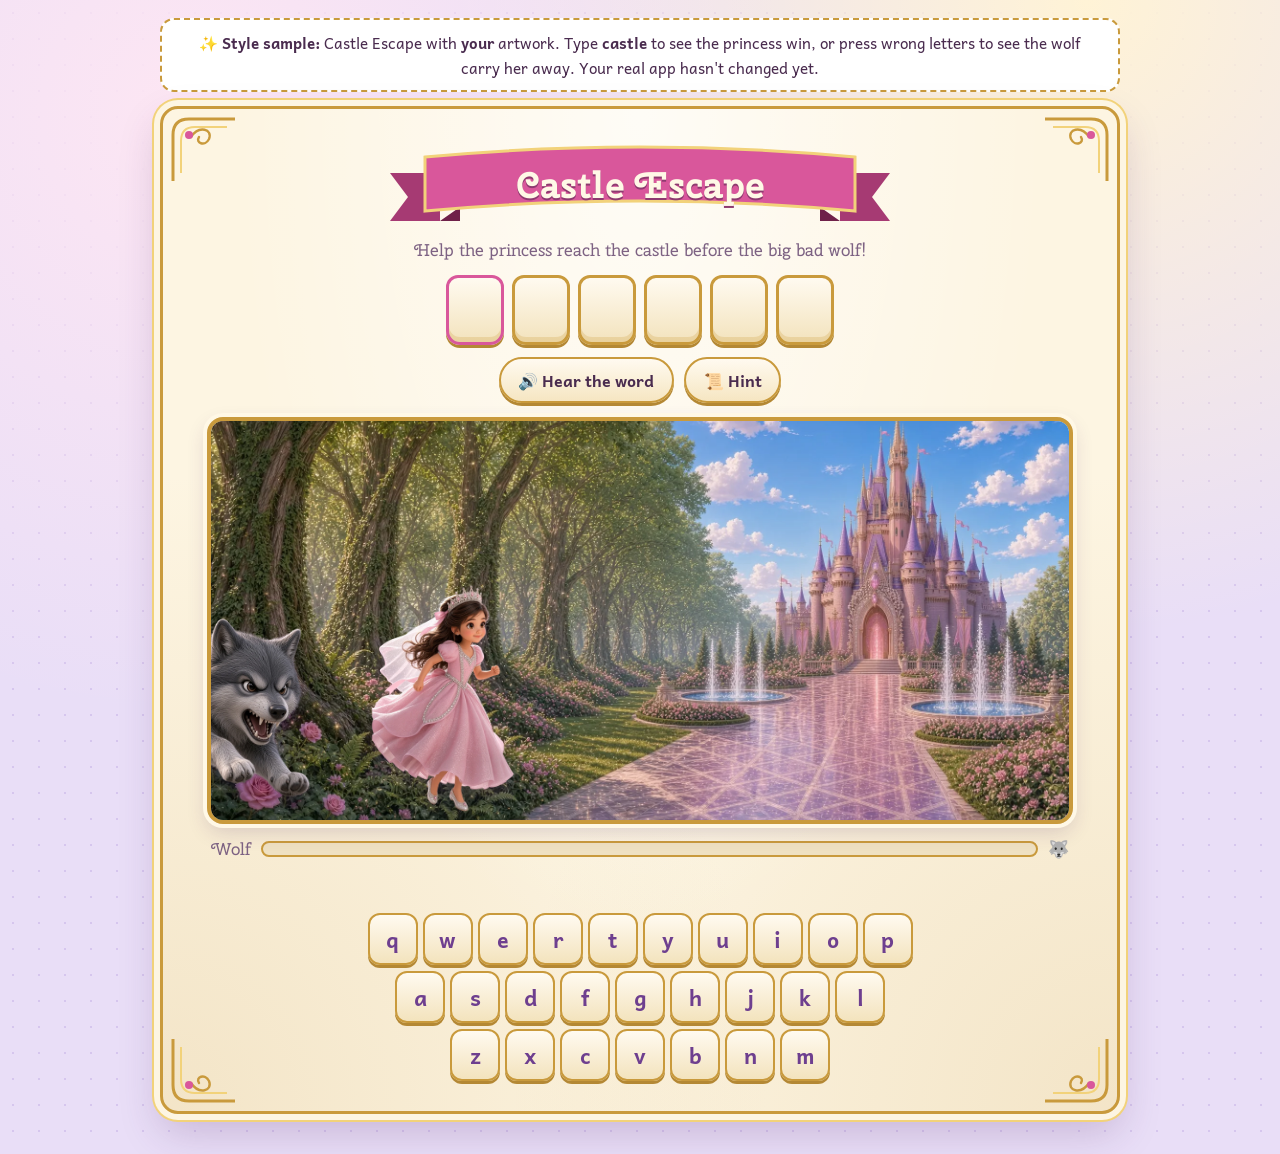
<file: samples/castle-escape-sample.html>
<!DOCTYPE html>
<!--
  SAMPLE ONLY — Castle Escape using Kathryn's own artwork (img/characters, img/backgrounds).
  Shows the storybook page style, the chase, the win (princess reaches the castle),
  and the lose ending (the wolf carries the princess away, fade to black, "Try again!").
  Not linked from the app yet.
-->
<html lang="en">
<head>
<meta charset="UTF-8">
<meta name="viewport" content="width=device-width, initial-scale=1">
<title>Castle Escape — Storybook Sample</title>
<link rel="preconnect" href="https://fonts.googleapis.com">
<link rel="preconnect" href="https://fonts.gstatic.com" crossorigin>
<!-- Cherry Swash: fairytale headings. Andika: a font designed for beginning readers. -->
<link rel="stylesheet" href="https://fonts.googleapis.com/css2?family=Andika:wght@400;700&family=Cherry+Swash:wght@400;700&display=swap">
<style>
  :root {
    --ink: #4a2c4f;
    --ink-soft: #7d6283;
    --parchment: #fdf5e2;
    --parchment-dark: #f3e3bd;
    --gold: #c99a3c;
    --gold-light: #f2d27a;
    --rose: #d9579b;
    --plum: #6e3f8f;
    --good: #2f9a5e;
    --bad: #c8414e;
  }
  * { box-sizing: border-box; }
  body {
    margin: 0; min-height: 100vh; color: var(--ink);
    font-family: 'Andika', 'Trebuchet MS', system-ui, sans-serif; font-size: 17px;
    background-color: #e9def7;
    background-image:
      radial-gradient(circle at 15% 10%, #fde6f3 0, transparent 40%),
      radial-gradient(circle at 85% 0%, #fff3d6 0, transparent 40%),
      radial-gradient(#d6c6ee 1.3px, transparent 1.4px);
    background-size: auto, auto, 26px 26px;
    padding: 18px 16px 40px;
  }
  .note {
    max-width: 960px; margin: 0 auto 14px; padding: 10px 16px; border-radius: 14px;
    background: #fff; border: 2px dashed var(--gold); font-size: .95rem; text-align: center;
  }

  /* ---------- Storybook page ---------- */
  .page {
    position: relative; max-width: 960px; margin: 0 auto; padding: 34px clamp(16px, 4vw, 44px) 30px;
    background:
      radial-gradient(ellipse at 50% 0%, rgba(255,255,255,.7), transparent 60%),
      radial-gradient(ellipse at 0% 100%, rgba(214,180,120,.25), transparent 45%),
      radial-gradient(ellipse at 100% 100%, rgba(214,180,120,.25), transparent 45%),
      var(--parchment);
    border-radius: 18px; border: 3px solid var(--gold);
    box-shadow: 0 0 0 6px var(--parchment), 0 0 0 8px var(--gold-light), 0 18px 40px rgba(80, 40, 100, .22);
  }
  .corner { position: absolute; width: 70px; height: 70px; pointer-events: none; }
  .corner.tl { top: 6px; left: 6px; }
  .corner.tr { top: 6px; right: 6px; transform: scaleX(-1); }
  .corner.bl { bottom: 6px; left: 6px; transform: scaleY(-1); }
  .corner.br { bottom: 6px; right: 6px; transform: scale(-1, -1); }

  .banner { position: relative; text-align: center; margin: 0 auto 6px; max-width: 520px; }
  .banner svg { width: 100%; height: auto; display: block; }
  .banner h1 {
    position: absolute; inset: 0; display: flex; align-items: center; justify-content: center; margin: 0 0 8px;
    font-family: 'Cherry Swash', Georgia, serif; font-weight: 700; color: #fff8e6;
    font-size: clamp(1.4rem, 4.6vw, 2.3rem); text-shadow: 0 2px 0 #8e3a6f;
  }
  .subtitle { text-align: center; font-family: 'Cherry Swash', Georgia, serif; color: var(--ink-soft); margin: 0 0 14px; font-size: 1.05rem; }

  /* Word tiles */
  .slots { display: flex; justify-content: center; flex-wrap: wrap; gap: 8px; margin: 6px 0 12px; }
  .slot {
    width: clamp(38px, 8vw, 58px); height: clamp(48px, 10vw, 70px);
    display: flex; align-items: center; justify-content: center;
    font: 700 clamp(1.5rem, 5vw, 2.4rem) 'Andika', sans-serif; color: var(--plum);
    background: linear-gradient(#fffaf0, var(--parchment-dark));
    border: 3px solid var(--gold); border-radius: 12px 12px 14px 14px;
    box-shadow: inset 0 -5px 0 rgba(201,154,60,.25), 0 3px 0 #b48834;
  }
  .slot.current { border-color: var(--rose); animation: glow 1.3s ease-in-out infinite; }
  .slot.done { color: var(--good); }
  .slot.missed { color: var(--bad); }
  .slot.oops { animation: shake .35s; background: #ffe4e4; }

  .tools { display: flex; justify-content: center; gap: 10px; flex-wrap: wrap; margin-bottom: 14px; }
  .btn {
    font: 700 1rem 'Andika', sans-serif; color: var(--ink); cursor: pointer;
    padding: .5em 1.1em; min-height: 46px; border-radius: 999px;
    background: linear-gradient(#fffaf0, #f6e6c2); border: 2px solid var(--gold);
    box-shadow: 0 3px 0 #b48834;
  }
  .btn:active { transform: translateY(2px); box-shadow: 0 1px 0 #b48834; }
  .btn.primary { background: linear-gradient(#ee7fb8, #c94b8c); color: #fff; border-color: #a63a73; box-shadow: 0 3px 0 #86295b; }

  /* ---------- The scene: Kathryn's castle painting + character cut-outs ---------- */
  .scene-frame {
    position: relative; overflow: hidden; border-radius: 16px; border: 4px solid var(--gold);
    box-shadow: 0 0 0 4px #fff8e6, 0 8px 20px rgba(80, 40, 100, .18);
    aspect-ratio: 1000 / 470;
    container-type: inline-size;   /* lets characters size themselves to the scene */
  }
  .scene-frame.shake { animation: shake .4s; }
  /* Forest on the left, a jeweled path leading to the castle door on the right. */
  .backdrop {
    position: absolute; inset: 0;
    background: url('../img/backgrounds/castle-meadow.webp') center 75% / cover no-repeat;
  }
  .sprite {
    position: absolute; bottom: 0; left: 0;
    pointer-events: none; user-select: none;
    transition: left .55s cubic-bezier(.3, 1.2, .6, 1), bottom .55s ease, transform .55s ease, width .55s ease;
    transform-origin: 50% 100%;
  }
  .sprite img { display: block; width: 100%; height: auto; filter: drop-shadow(0 10px 8px rgba(60, 30, 80, .28)); }
  .princess { width: 27cqw; z-index: 3; }
  .princess .bounce { animation: run .42s ease-in-out infinite; }
  .wolf { width: 25cqw; z-index: 4; transition: left .8s ease, bottom .8s ease, transform .55s ease, width .8s ease; }
  .wolf .bounce { animation: gallop .36s ease-in-out infinite; }

  /* Winning: the princess stands at the castle door */
  .scene-frame.won .princess .bounce { animation: hooray .7s ease-in-out infinite; }

  /* Losing: the wolf grabs the princess and runs away with her */
  .scene-frame.grabbed .princess { transform: rotate(-14deg); }
  .scene-frame.grabbed .princess .bounce,
  .scene-frame.grabbed .wolf .bounce { animation-duration: .26s; }
  .scene-frame.carry .princess, .scene-frame.carry .wolf { transition: left 1.6s ease-in, bottom 1.6s ease-in, transform .55s ease, width 1.6s ease-in; }

  .sparkles { position: absolute; inset: 0; pointer-events: none; z-index: 5; opacity: 0; transition: opacity .5s; }
  .scene-frame.won .sparkles { opacity: 1; }
  .sparkles span { position: absolute; font-size: 4cqw; animation: twinkle 1.6s ease-in-out infinite; }

  .curtain {
    position: absolute; inset: 0; z-index: 10; display: flex; flex-direction: column; align-items: center; justify-content: center; gap: 1.2cqw;
    background: #000; color: #fff; text-align: center; opacity: 0; pointer-events: none; transition: opacity 1s ease;
  }
  .curtain.show { opacity: 1; pointer-events: auto; }
  .curtain h2 {
    margin: 0; font: 700 clamp(2.4rem, 9cqw, 5.5rem) 'Cherry Swash', Georgia, serif; color: var(--gold-light);
    text-shadow: 0 0 24px rgba(242, 210, 122, .45);
  }
  .curtain p { margin: 0; font-size: clamp(1rem, 2.4cqw, 1.4rem); color: #f4e9ff; }
  .curtain b { color: #fff; letter-spacing: .06em; }

  .meter-row { display: flex; align-items: center; gap: 10px; margin: 14px 4px 4px; font-family: 'Cherry Swash', serif; color: var(--ink-soft); }
  .meter { flex: 1; height: 16px; border-radius: 10px; background: #efe1c2; border: 2px solid var(--gold); overflow: hidden; }
  .meter i { display: block; height: 100%; width: 0; background: linear-gradient(90deg, #f2d27a, #e46a8f); transition: width .4s; }
  .msg { text-align: center; min-height: 2em; margin: 8px 0; font-size: 1.15rem; }
  .msg b { font-family: 'Cherry Swash', serif; font-weight: 700; color: var(--plum); }

  /* Keyboard */
  .kb { display: flex; flex-direction: column; gap: 6px; align-items: center; margin-top: 8px; user-select: none; }
  .kb-row { display: flex; gap: 5px; justify-content: center; width: 100%; }
  .key {
    flex: 0 1 50px; min-width: 0; height: 52px; cursor: pointer;
    font: 700 1.35rem 'Andika', sans-serif; color: var(--plum);
    background: linear-gradient(#fffaf0, var(--parchment-dark));
    border: 2px solid var(--gold); border-radius: 12px; box-shadow: 0 3px 0 #b48834;
  }
  .key:active { transform: translateY(2px); box-shadow: none; }
  .key.good { background: #dff5e6; border-color: var(--good); }
  .key.bad { background: #ffe1e4; border-color: var(--bad); }

  @keyframes run { 0%, 100% { transform: translateY(0) rotate(-1deg); } 50% { transform: translateY(-4%) rotate(1.5deg); } }
  @keyframes gallop { 0%, 100% { transform: translateY(0) rotate(2deg); } 50% { transform: translateY(-6%) rotate(-3deg); } }
  @keyframes hooray { 0%, 100% { transform: translateY(0); } 50% { transform: translateY(-5%); } }
  @keyframes twinkle { 0%, 100% { transform: scale(.4); opacity: .2; } 50% { transform: scale(1.1); opacity: 1; } }
  @keyframes glow { 50% { box-shadow: 0 0 0 5px rgba(217, 87, 155, .25), 0 3px 0 #b48834; } }
  @keyframes shake { 20% { translate: -7px; } 40% { translate: 7px; } 60% { translate: -4px; } 80% { translate: 4px; } }
  @media (prefers-reduced-motion: reduce) { *, *::before, *::after { animation: none !important; } }
  @media (max-width: 600px) {
    .kb-row { gap: 3px; }
    .key { height: 46px; font-size: 1.1rem; border-radius: 9px; }
    .corner { width: 46px; height: 46px; }
  }
</style>
</head>
<body>

<p class="note">✨ <b>Style sample:</b> Castle Escape with <b>your</b> artwork. Type <b>castle</b> to see the princess win,
  or press wrong letters to see the wolf carry her away. Your real app hasn't changed yet.</p>

<main class="page">
  <svg class="corner tl" viewBox="0 0 70 70" aria-hidden="true"><path d="M4 66 V20 Q4 4 20 4 H66" fill="none" stroke="#c99a3c" stroke-width="3"/><path d="M12 58 V26 Q12 12 26 12 H58" fill="none" stroke="#f2d27a" stroke-width="2"/><path d="M22 22 C 30 10 44 14 40 24 C 36 32 26 28 30 22" fill="none" stroke="#c99a3c" stroke-width="2.4" stroke-linecap="round"/><circle cx="20" cy="20" r="4" fill="#d9579b"/></svg>
  <svg class="corner tr" viewBox="0 0 70 70" aria-hidden="true"><path d="M4 66 V20 Q4 4 20 4 H66" fill="none" stroke="#c99a3c" stroke-width="3"/><path d="M12 58 V26 Q12 12 26 12 H58" fill="none" stroke="#f2d27a" stroke-width="2"/><path d="M22 22 C 30 10 44 14 40 24 C 36 32 26 28 30 22" fill="none" stroke="#c99a3c" stroke-width="2.4" stroke-linecap="round"/><circle cx="20" cy="20" r="4" fill="#d9579b"/></svg>
  <svg class="corner bl" viewBox="0 0 70 70" aria-hidden="true"><path d="M4 66 V20 Q4 4 20 4 H66" fill="none" stroke="#c99a3c" stroke-width="3"/><path d="M12 58 V26 Q12 12 26 12 H58" fill="none" stroke="#f2d27a" stroke-width="2"/><path d="M22 22 C 30 10 44 14 40 24 C 36 32 26 28 30 22" fill="none" stroke="#c99a3c" stroke-width="2.4" stroke-linecap="round"/><circle cx="20" cy="20" r="4" fill="#d9579b"/></svg>
  <svg class="corner br" viewBox="0 0 70 70" aria-hidden="true"><path d="M4 66 V20 Q4 4 20 4 H66" fill="none" stroke="#c99a3c" stroke-width="3"/><path d="M12 58 V26 Q12 12 26 12 H58" fill="none" stroke="#f2d27a" stroke-width="2"/><path d="M22 22 C 30 10 44 14 40 24 C 36 32 26 28 30 22" fill="none" stroke="#c99a3c" stroke-width="2.4" stroke-linecap="round"/><circle cx="20" cy="20" r="4" fill="#d9579b"/></svg>

  <div class="banner">
    <svg viewBox="0 0 520 90" aria-hidden="true">
      <path d="M10 30 L60 30 L60 78 L10 78 L28 54 Z" fill="#a63a73"/>
      <path d="M510 30 L460 30 L460 78 L510 78 L492 54 Z" fill="#a63a73"/>
      <path d="M60 78 L80 64 L80 78 Z M460 78 L440 64 L440 78 Z" fill="#6f2149"/>
      <path d="M45 14 Q260 -6 475 14 L475 68 Q260 48 45 68 Z" fill="#d9579b" stroke="#f2d27a" stroke-width="3"/>
    </svg>
    <h1>Castle Escape</h1>
  </div>
  <p class="subtitle">Help the princess reach the castle before the big bad wolf!</p>

  <div class="slots" aria-live="polite"></div>
  <div class="tools">
    <button type="button" class="btn" data-do="hear">🔊 Hear the word</button>
    <button type="button" class="btn" data-do="hint">📜 Hint</button>
  </div>

  <div class="scene-frame" role="img" aria-label="A princess runs toward a pink castle while a wolf chases her">
    <div class="backdrop"></div>
    <div class="sprite wolf"><div class="bounce"><img src="../img/characters/wolf-run.webp" alt=""></div></div>
    <div class="sprite princess"><div class="bounce"><img src="../img/characters/princess-run.webp" alt=""></div></div>
    <div class="sparkles" aria-hidden="true">
      <span style="left:68%;top:30%">✨</span><span style="left:83%;top:36%;animation-delay:.4s">✨</span>
      <span style="left:74%;top:16%;animation-delay:.8s">⭐</span><span style="left:86%;top:20%;animation-delay:1.1s">✨</span>
    </div>
    <div class="curtain" aria-live="assertive">
      <h2>Try again!</h2>
      <p>The big bad wolf carried the princess away.</p>
      <p>The word was <b class="answer"></b></p>
      <button type="button" class="btn primary" data-do="retry">↺ Try this word again</button>
    </div>
  </div>

  <div class="meter-row"><span>Wolf</span><div class="meter"><i></i></div><span>🐺</span></div>
  <div class="msg" aria-live="polite"></div>
  <div class="kb"></div>
</main>

<script>
/* Tiny demo of the game so the style can be judged in motion. Positions are % of the scene width. */
const WORDS = [
  { word: 'castle', hint: 'A big stone home where a king or queen lives.' },
  { word: 'magic', hint: 'Special power that makes impossible things happen.' },
  { word: 'dragon', hint: 'A make-believe creature with wings that breathes fire.' },
];
const IMG = {
  run: '../img/characters/princess-run.webp',
  stand: '../img/characters/princess-wave.webp',
};
/* The jeweled path runs from the bottom-left toward the castle door (upper right).
   pathAt(p) gives a spot on it: p = 0 near the forest, p = 1 at the castle steps.
   Characters shrink a little as they go, so they look farther away. */
function pathAt(p, baseWidth) {
  const width = baseWidth * (1 - 0.42 * Math.max(p, 0));
  return { left: 14 + 50 * p, bottom: Math.max(1 + 30 * p, 1), width };
}
function put(el, p, baseWidth) {
  const s = pathAt(p, baseWidth);
  el.style.left = s.left + '%';
  el.style.bottom = s.bottom + '%';
  el.style.width = s.width + 'cqw';
  return s;
}
const PRINCESS_W = 27, WOLF_W = 25;
const $ = s => document.querySelector(s);
const frame = $('.scene-frame'), princess = $('.princess'), wolf = $('.wolf');
let idx = 0, st, timers = [];

const kb = $('.kb');
kb.innerHTML = ['qwertyuiop', 'asdfghjkl', 'zxcvbnm'].map(r =>
  `<div class="kb-row">${[...r].map(k => `<button type="button" class="key" data-key="${k}">${k}</button>`).join('')}</div>`).join('');
kb.addEventListener('mousedown', e => e.preventDefault());
kb.addEventListener('click', e => { const b = e.target.closest('.key'); if (b) press(b.dataset.key); });
document.addEventListener('keydown', e => {
  if (e.key === 'Enter' && st.mode === 'won') return start(idx + 1);
  if (e.key === 'Enter' && st.mode === 'lost') return start(idx);
  if (/^[a-z]$/i.test(e.key)) press(e.key.toLowerCase());
});

function speak(t) {
  if (!('speechSynthesis' in window)) return;
  speechSynthesis.cancel();
  const u = new SpeechSynthesisUtterance(t); u.rate = .85; speechSynthesis.speak(u);
}
const later = (fn, ms) => timers.push(setTimeout(fn, ms));

function start(i) {
  timers.forEach(clearTimeout); timers = [];
  idx = i % WORDS.length;
  st = { w: WORDS[idx], pos: 0, danger: 0, max: 5, mode: 'play' };
  frame.className = 'scene-frame';
  $('.curtain').classList.remove('show');
  princess.querySelector('img').src = IMG.run;
  princess.style.width = '';
  $('.msg').innerHTML = '';
  draw();
  later(() => speak(st.w.word), 300);
}

function place(el, left, bottom) {
  el.style.left = left + '%';
  el.style.bottom = bottom + '%';
}

function draw(reveal) {
  const w = st.w.word;
  $('.slots').innerHTML = [...w].map((c, i) => {
    const cls = i < st.pos ? 'done' : reveal ? 'missed' : i === st.pos ? 'current' : '';
    return `<span class="slot ${cls}">${i < st.pos || reveal ? c : ''}</span>`;
  }).join('');
  const frac = Math.min(st.danger / st.max, 1);
  $('.meter i').style.width = frac * 100 + '%';
  if (st.mode !== 'play') return;
  // The princess travels up to 80% of the path while spelling; the last stretch is the win.
  st.p = 0.8 * st.pos / w.length;
  put(princess, st.p, PRINCESS_W);
  // The wolf trails behind on the same path; each mistake closes the gap.
  put(wolf, st.p - 0.12 - 0.42 * (1 - frac), WOLF_W);
}

function press(k) {
  if (!st || st.mode !== 'play') return;
  const key = kb.querySelector(`[data-key="${k}"]`);
  if (k === st.w.word[st.pos]) {
    st.pos++;
    flash(key, 'good');
    if (st.pos === st.w.word.length) return win();
  } else {
    st.danger++;
    flash(key, 'bad');
    const cur = $('.slot.current'); if (cur) cur.classList.add('oops');
    frame.classList.remove('shake'); void frame.offsetWidth; frame.classList.add('shake');
    if (st.danger >= st.max) return lose();
  }
  draw();
}

function win() {
  st.mode = 'won';
  draw();
  // Run up the path to the steps, then stand proudly at the castle door.
  put(princess, 1, PRINCESS_W);
  put(wolf, -0.8, WOLF_W);
  later(() => {
    princess.querySelector('img').src = IMG.stand;
    princess.style.width = '9cqw';
    place(princess, 72.3, 35);
    frame.classList.add('won');
  }, 650);
  $('.msg').innerHTML = '<b>Hooray! The princess is safe at the castle!</b><br><button class="btn primary" onclick="start(idx + 1)">Next word ➜</button>';
}

function lose() {
  st.mode = 'lost';
  draw(true);
  const p = st.p;
  // 1) The wolf catches up.
  put(wolf, p - 0.1, WOLF_W);
  // 2) He grabs her...
  later(() => { frame.classList.add('grabbed'); const s = pathAt(p, PRINCESS_W); place(princess, s.left - 2, s.bottom + 8); }, 800);
  // 3) ...and runs off into the forest on the left with her.
  later(() => { frame.classList.add('carry'); put(wolf, -0.9, WOLF_W); place(princess, -32, 8); }, 1300);
  // 4) Fade to black: "Try again!"
  later(() => { $('.answer').textContent = st.w.word; $('.curtain').classList.add('show'); }, 2500);
}

function flash(el, cls) { if (!el) return; el.classList.add(cls); setTimeout(() => el.classList.remove(cls), 400); }

document.addEventListener('click', e => {
  const b = e.target.closest('[data-do]'); if (!b) return;
  if (b.dataset.do === 'hear') speak(st.w.word);
  if (b.dataset.do === 'hint') { $('.msg').innerHTML = `📜 ${st.w.hint}`; speak(st.w.hint); }
  if (b.dataset.do === 'retry') start(idx);
});

start(0);
</script>
</body>
</html>
</file>
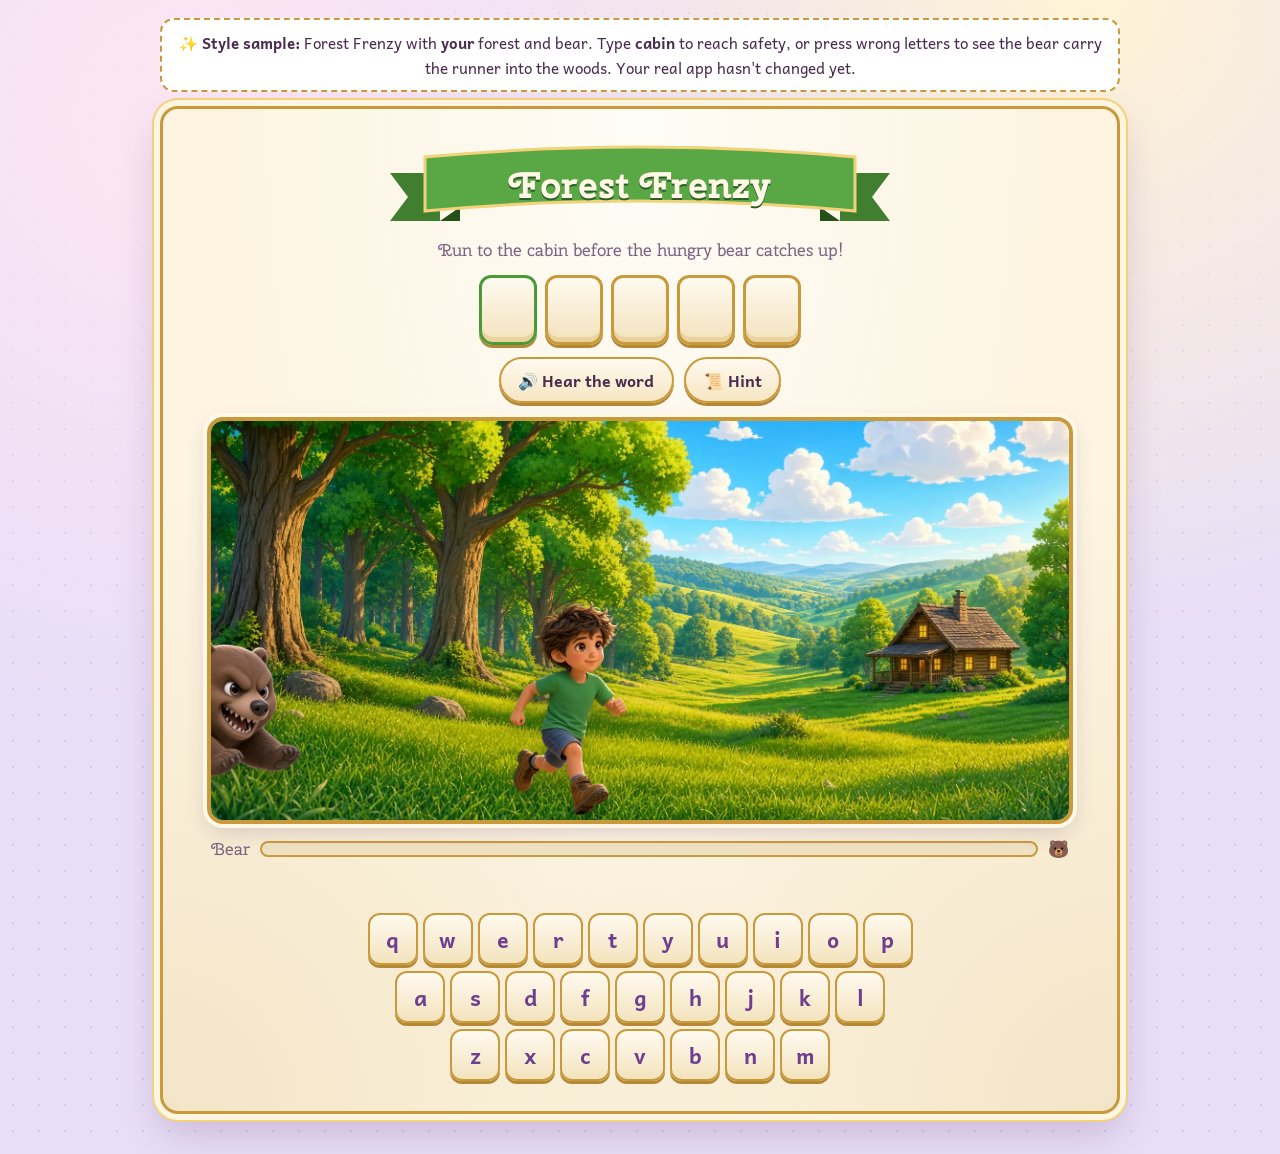
<file: samples/forest-frenzy-sample.html>
<!DOCTYPE html>
<!--
  SAMPLE ONLY — Forest Frenzy using Kathryn's artwork:
  img/backgrounds/forest.webp and img/characters/bear-run.webp.
  Win: reach the log cabin. Lose: the bear carries the runner off into the woods, fade to black, "Try again!".
  Not linked from the app yet.
-->
<html lang="en">
<head>
<meta charset="UTF-8">
<meta name="viewport" content="width=device-width, initial-scale=1">
<title>Forest Frenzy — Storybook Sample</title>
<link rel="preconnect" href="https://fonts.googleapis.com">
<link rel="preconnect" href="https://fonts.gstatic.com" crossorigin>
<link rel="stylesheet" href="https://fonts.googleapis.com/css2?family=Andika:wght@400;700&family=Cherry+Swash:wght@400;700&display=swap">
<style>
  :root {
    --ink: #4a2c4f; --ink-soft: #7d6283; --parchment: #fdf5e2; --parchment-dark: #f3e3bd;
    --gold: #c99a3c; --gold-light: #f2d27a; --rose: #d9579b; --plum: #6e3f8f; --good: #2f9a5e; --bad: #c8414e;
  }
  * { box-sizing: border-box; }
  body {
    margin: 0; min-height: 100vh; color: var(--ink);
    font-family: 'Andika', 'Trebuchet MS', system-ui, sans-serif; font-size: 17px;
    background-color: #e9def7;
    background-image: radial-gradient(circle at 15% 10%, #fde6f3 0, transparent 40%), radial-gradient(circle at 85% 0%, #fff3d6 0, transparent 40%), radial-gradient(#d6c6ee 1.3px, transparent 1.4px);
    background-size: auto, auto, 26px 26px;
    padding: 18px 16px 40px;
  }
  .note { max-width: 960px; margin: 0 auto 14px; padding: 10px 16px; border-radius: 14px; background: #fff; border: 2px dashed var(--gold); font-size: .95rem; text-align: center; }
  .page {
    position: relative; max-width: 960px; margin: 0 auto; padding: 34px clamp(16px, 4vw, 44px) 30px;
    background: radial-gradient(ellipse at 50% 0%, rgba(255,255,255,.7), transparent 60%), radial-gradient(ellipse at 0% 100%, rgba(214,180,120,.25), transparent 45%), radial-gradient(ellipse at 100% 100%, rgba(214,180,120,.25), transparent 45%), var(--parchment);
    border-radius: 18px; border: 3px solid var(--gold);
    box-shadow: 0 0 0 6px var(--parchment), 0 0 0 8px var(--gold-light), 0 18px 40px rgba(80, 40, 100, .22);
  }
  .banner { position: relative; text-align: center; margin: 0 auto 6px; max-width: 520px; }
  .banner svg { width: 100%; height: auto; display: block; }
  .banner h1 { position: absolute; inset: 0; display: flex; align-items: center; justify-content: center; margin: 0 0 8px; font-family: 'Cherry Swash', Georgia, serif; font-weight: 700; color: #fff8e6; font-size: clamp(1.4rem, 4.6vw, 2.3rem); text-shadow: 0 2px 0 #2c5e2a; }
  .subtitle { text-align: center; font-family: 'Cherry Swash', Georgia, serif; color: var(--ink-soft); margin: 0 0 14px; font-size: 1.05rem; }
  .slots { display: flex; justify-content: center; flex-wrap: wrap; gap: 8px; margin: 6px 0 12px; }
  .slot { width: clamp(38px, 8vw, 58px); height: clamp(48px, 10vw, 70px); display: flex; align-items: center; justify-content: center; font: 700 clamp(1.5rem, 5vw, 2.4rem) 'Andika', sans-serif; color: var(--plum); background: linear-gradient(#fffaf0, var(--parchment-dark)); border: 3px solid var(--gold); border-radius: 12px 12px 14px 14px; box-shadow: inset 0 -5px 0 rgba(201,154,60,.25), 0 3px 0 #b48834; }
  .slot.current { border-color: #4a9a3a; animation: glow 1.3s ease-in-out infinite; }
  .slot.done { color: var(--good); }
  .slot.missed { color: var(--bad); }
  .slot.oops { animation: shake .35s; background: #ffe4e4; }
  .tools { display: flex; justify-content: center; gap: 10px; flex-wrap: wrap; margin-bottom: 14px; }
  .btn { font: 700 1rem 'Andika', sans-serif; color: var(--ink); cursor: pointer; padding: .5em 1.1em; min-height: 46px; border-radius: 999px; background: linear-gradient(#fffaf0, #f6e6c2); border: 2px solid var(--gold); box-shadow: 0 3px 0 #b48834; }
  .btn:active { transform: translateY(2px); box-shadow: 0 1px 0 #b48834; }
  .btn.primary { background: linear-gradient(#ee7fb8, #c94b8c); color: #fff; border-color: #a63a73; box-shadow: 0 3px 0 #86295b; }

  /* ---------- Scene: Kathryn's forest + cut-out characters ---------- */
  .scene-frame {
    position: relative; overflow: hidden; border-radius: 16px; border: 4px solid var(--gold);
    box-shadow: 0 0 0 4px #fff8e6, 0 8px 20px rgba(80, 40, 100, .18);
    aspect-ratio: 1000 / 470; container-type: inline-size;
  }
  .scene-frame.shake { animation: shake .4s; }
  .backdrop { position: absolute; inset: 0; background: url('../img/backgrounds/forest.webp') center 72% / cover no-repeat; }
  .sprite { position: absolute; bottom: 0; left: 0; pointer-events: none; user-select: none;
    transition: left .55s cubic-bezier(.3, 1.2, .6, 1), bottom .55s ease, transform .55s ease, width .9s ease, opacity .6s; }
  .sprite img { display: block; width: 100%; height: auto; filter: drop-shadow(0 10px 8px rgba(30, 50, 20, .3)); }
  .runner { width: 26cqw; z-index: 3; }
  .runner .bounce { animation: run .42s ease-in-out infinite; }
  .bear { width: 27cqw; z-index: 4; transition: left .8s ease, bottom .55s ease, transform .55s ease; }
  .bear .bounce { animation: gallop .4s ease-in-out infinite; }

  .scene-frame.won .runner .bounce { animation: run 1.1s ease-in-out infinite; }
  .sparkles { position: absolute; inset: 0; pointer-events: none; z-index: 5; opacity: 0; transition: opacity .5s; }
  .scene-frame.won .sparkles { opacity: 1; }
  .sparkles span { position: absolute; font-size: 4cqw; animation: twinkle 1.6s ease-in-out infinite; }

  /* Losing: the bear scoops up the runner and lumbers off into the woods */
  .scene-frame.grabbed .runner { transform: rotate(-16deg); }
  .scene-frame.grabbed .runner .bounce, .scene-frame.grabbed .bear .bounce { animation-duration: .28s; }
  .scene-frame.carry .runner, .scene-frame.carry .bear { transition: left 1.6s ease-in, bottom .55s ease, transform .55s ease; }

  .curtain { position: absolute; inset: 0; z-index: 10; display: flex; flex-direction: column; align-items: center; justify-content: center; gap: 1.2cqw; background: #000; color: #fff; text-align: center; opacity: 0; pointer-events: none; transition: opacity 1s ease; }
  .curtain.show { opacity: 1; pointer-events: auto; }
  .curtain h2 { margin: 0; font: 700 clamp(2.4rem, 9cqw, 5.5rem) 'Cherry Swash', Georgia, serif; color: var(--gold-light); text-shadow: 0 0 24px rgba(242, 210, 122, .45); }
  .curtain p { margin: 0; font-size: clamp(1rem, 2.4cqw, 1.4rem); color: #eef7e8; }
  .curtain b { color: #fff; letter-spacing: .06em; }

  .meter-row { display: flex; align-items: center; gap: 10px; margin: 14px 4px 4px; font-family: 'Cherry Swash', serif; color: var(--ink-soft); }
  .meter { flex: 1; height: 16px; border-radius: 10px; background: #efe1c2; border: 2px solid var(--gold); overflow: hidden; }
  .meter i { display: block; height: 100%; width: 0; background: linear-gradient(90deg, #f2d27a, #a0612f); transition: width .4s; }
  .msg { text-align: center; min-height: 2em; margin: 8px 0; font-size: 1.15rem; }
  .msg b { font-family: 'Cherry Swash', serif; font-weight: 700; color: var(--plum); }
  .kb { display: flex; flex-direction: column; gap: 6px; align-items: center; margin-top: 8px; user-select: none; }
  .kb-row { display: flex; gap: 5px; justify-content: center; width: 100%; }
  .key { flex: 0 1 50px; min-width: 0; height: 52px; cursor: pointer; font: 700 1.35rem 'Andika', sans-serif; color: var(--plum); background: linear-gradient(#fffaf0, var(--parchment-dark)); border: 2px solid var(--gold); border-radius: 12px; box-shadow: 0 3px 0 #b48834; }
  .key:active { transform: translateY(2px); box-shadow: none; }
  .key.good { background: #dff5e6; border-color: var(--good); }
  .key.bad { background: #ffe1e4; border-color: var(--bad); }

  @keyframes run { 0%, 100% { transform: translateY(0) rotate(-1deg); } 50% { transform: translateY(-4%) rotate(1.5deg); } }
  @keyframes gallop { 0%, 100% { transform: translateY(0) rotate(2deg); } 50% { transform: translateY(-6%) rotate(-3deg); } }
  @keyframes twinkle { 0%, 100% { transform: scale(.4); opacity: .2; } 50% { transform: scale(1.1); opacity: 1; } }
  @keyframes glow { 50% { box-shadow: 0 0 0 5px rgba(74, 154, 58, .25), 0 3px 0 #b48834; } }
  @keyframes shake { 20% { translate: -7px; } 40% { translate: 7px; } 60% { translate: -4px; } 80% { translate: 4px; } }
  @media (prefers-reduced-motion: reduce) { *, *::before, *::after { animation: none !important; } }
  @media (max-width: 600px) { .kb-row { gap: 3px; } .key { height: 46px; font-size: 1.1rem; border-radius: 9px; } }
</style>
</head>
<body>

<p class="note">✨ <b>Style sample:</b> Forest Frenzy with <b>your</b> forest and bear. Type <b>cabin</b> to reach safety,
  or press wrong letters to see the bear carry the runner into the woods. Your real app hasn't changed yet.</p>

<main class="page">
  <div class="banner">
    <svg viewBox="0 0 520 90" aria-hidden="true">
      <path d="M10 30 L60 30 L60 78 L10 78 L28 54 Z" fill="#3f7f2f"/>
      <path d="M510 30 L460 30 L460 78 L510 78 L492 54 Z" fill="#3f7f2f"/>
      <path d="M60 78 L80 64 L80 78 Z M460 78 L440 64 L440 78 Z" fill="#245019"/>
      <path d="M45 14 Q260 -6 475 14 L475 68 Q260 48 45 68 Z" fill="#5aa845" stroke="#f2d27a" stroke-width="3"/>
    </svg>
    <h1>Forest Frenzy</h1>
  </div>
  <p class="subtitle">Run to the cabin before the hungry bear catches up!</p>

  <div class="slots" aria-live="polite"></div>
  <div class="tools">
    <button type="button" class="btn" data-do="hear">🔊 Hear the word</button>
    <button type="button" class="btn" data-do="hint">📜 Hint</button>
  </div>

  <div class="scene-frame" role="img" aria-label="A child runs across a meadow toward a log cabin while a bear chases from the woods">
    <div class="backdrop"></div>
    <div class="sprite bear"><div class="bounce"><img src="../img/characters/bear-run.webp" alt=""></div></div>
    <div class="sprite runner"><div class="bounce"><img src="../img/characters/kid-run.webp" alt=""></div></div>
    <div class="sparkles" aria-hidden="true">
      <span style="left:74%;top:30%">✨</span><span style="left:84%;top:22%;animation-delay:.4s">✨</span>
      <span style="left:79%;top:12%;animation-delay:.8s">⭐</span><span style="left:90%;top:36%;animation-delay:1.1s">✨</span>
    </div>
    <div class="curtain" aria-live="assertive">
      <h2>Try again!</h2>
      <p>The hungry bear carried you off into the woods.</p>
      <p>The word was <b class="answer"></b></p>
      <button type="button" class="btn primary" data-do="retry">↺ Try this word again</button>
    </div>
  </div>

  <div class="meter-row"><span>Bear</span><div class="meter"><i></i></div><span>🐻</span></div>
  <div class="msg" aria-live="polite"></div>
  <div class="kb"></div>
</main>

<script>
/* Tiny demo of the game so the look can be judged in motion. Positions are % of the scene width. */
const WORDS = [
  { word: 'cabin', hint: 'A small, simple house, often made of logs.' },
  { word: 'forest', hint: 'A large area covered with trees.' },
  { word: 'hungry', hint: 'Wanting or needing food.' },
];
const START = 28, CABIN = 72;
const $ = s => document.querySelector(s);
const frame = $('.scene-frame'), runner = $('.runner'), bear = $('.bear');
let idx = 0, st, timers = [];

const kb = $('.kb');
kb.innerHTML = ['qwertyuiop', 'asdfghjkl', 'zxcvbnm'].map(r =>
  `<div class="kb-row">${[...r].map(k => `<button type="button" class="key" data-key="${k}">${k}</button>`).join('')}</div>`).join('');
kb.addEventListener('mousedown', e => e.preventDefault());
kb.addEventListener('click', e => { const b = e.target.closest('.key'); if (b) press(b.dataset.key); });
document.addEventListener('keydown', e => {
  if (e.key === 'Enter' && st.mode === 'won') return start(idx + 1);
  if (e.key === 'Enter' && st.mode === 'lost') return start(idx);
  if (/^[a-z]$/i.test(e.key)) press(e.key.toLowerCase());
});

function speak(t) {
  if (!('speechSynthesis' in window)) return;
  speechSynthesis.cancel();
  const u = new SpeechSynthesisUtterance(t); u.rate = .85; speechSynthesis.speak(u);
}
const later = (fn, ms) => timers.push(setTimeout(fn, ms));
const place = (el, left, bottom) => { el.style.left = left + '%'; el.style.bottom = bottom + '%'; };

function start(i) {
  timers.forEach(clearTimeout); timers = [];
  idx = i % WORDS.length;
  st = { w: WORDS[idx], pos: 0, danger: 0, max: 5, mode: 'play' };
  frame.className = 'scene-frame';
  runner.style.width = ''; runner.style.opacity = '';
  $('.curtain').classList.remove('show');
  $('.msg').innerHTML = '';
  draw();
  later(() => speak(st.w.word), 300);
}

function draw(reveal) {
  const w = st.w.word;
  $('.slots').innerHTML = [...w].map((c, i) => {
    const cls = i < st.pos ? 'done' : reveal ? 'missed' : i === st.pos ? 'current' : '';
    return `<span class="slot ${cls}">${i < st.pos || reveal ? c : ''}</span>`;
  }).join('');
  const frac = Math.min(st.danger / st.max, 1);
  $('.meter i').style.width = frac * 100 + '%';
  if (st.mode !== 'play') return;
  const px = START + ((CABIN - 22 - START) * st.pos) / w.length;
  place(runner, px, 0);
  // The bear lumbers behind; each mistake closes the gap.
  const gap = 8 + 22 * (1 - frac);
  place(bear, px - gap - 14, 0);
}

function press(k) {
  if (!st || st.mode !== 'play') return;
  const key = kb.querySelector(`[data-key="${k}"]`);
  if (k === st.w.word[st.pos]) {
    st.pos++;
    flash(key, 'good');
    if (st.pos === st.w.word.length) return win();
  } else {
    st.danger++;
    flash(key, 'bad');
    const cur = $('.slot.current'); if (cur) cur.classList.add('oops');
    frame.classList.remove('shake'); void frame.offsetWidth; frame.classList.add('shake');
    if (st.danger >= st.max) return lose();
  }
  draw();
}

function win() {
  st.mode = 'won';
  draw();
  // Run up the meadow to the cabin porch (smaller = farther away), and the bear gives up.
  runner.style.width = '11cqw';
  place(runner, CABIN + 2, 24);
  place(bear, -40, 0);
  frame.classList.add('won');
  $('.msg').innerHTML = '<b>Hooray! You made it safely to the cabin!</b><br><button class="btn primary" onclick="start(idx + 1)">Next word ➜</button>';
}

function lose() {
  st.mode = 'lost';
  draw(true);
  const px = parseFloat(runner.style.left);
  // 1) The bear catches up.
  place(bear, px - 12, 0);
  // 2) He scoops up the runner...
  later(() => { frame.classList.add('grabbed'); place(runner, px - 4, 10); }, 800);
  // 3) ...and lumbers off into the woods on the left.
  later(() => { frame.classList.add('carry'); place(bear, -45, 0); place(runner, -37, 10); }, 1300);
  // 4) Fade to black: "Try again!"
  later(() => { $('.answer').textContent = st.w.word; $('.curtain').classList.add('show'); }, 2600);
}

function flash(el, cls) { if (!el) return; el.classList.add(cls); setTimeout(() => el.classList.remove(cls), 400); }

document.addEventListener('click', e => {
  const b = e.target.closest('[data-do]'); if (!b) return;
  if (b.dataset.do === 'hear') speak(st.w.word);
  if (b.dataset.do === 'hint') { $('.msg').innerHTML = `📜 ${st.w.hint}`; speak(st.w.hint); }
  if (b.dataset.do === 'retry') start(idx);
});

start(0);
</script>
</body>
</html>
</file>
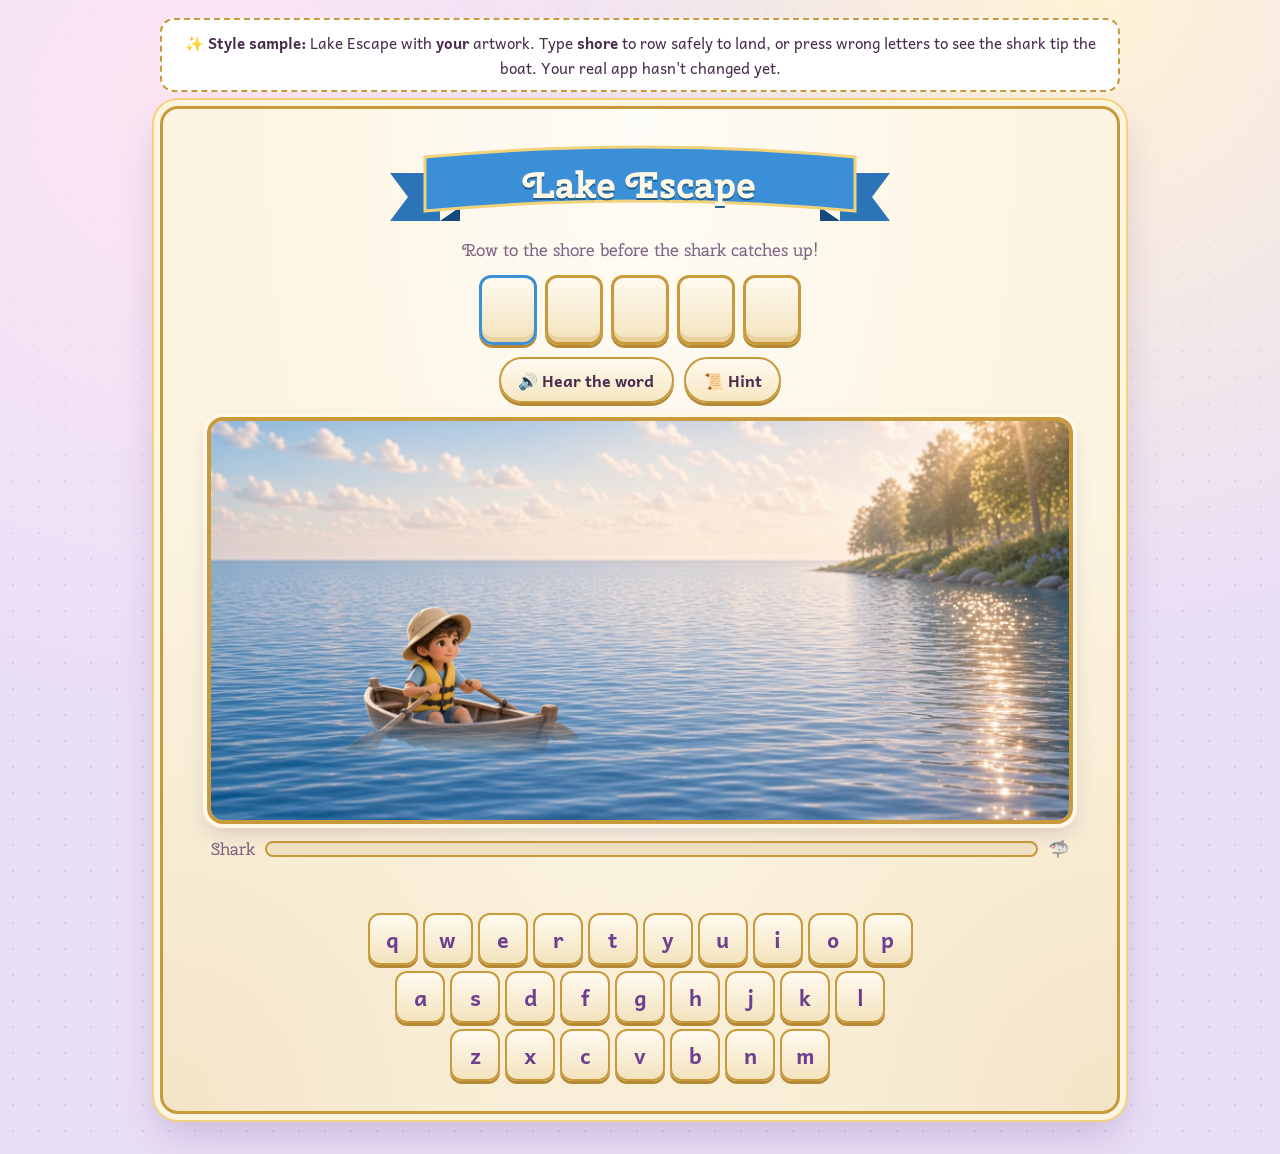
<file: samples/lake-escape-sample.html>
<!DOCTYPE html>
<!--
  SAMPLE ONLY — Lake Escape (the boat scene) using Kathryn's artwork:
  img/backgrounds/lake.webp, img/characters/boat-kid.webp, img/characters/shark.webp.
  Win: the boat reaches the shore. Lose: the shark tips the boat over, fade to black, "Try again!".
  Not linked from the app yet.
-->
<html lang="en">
<head>
<meta charset="UTF-8">
<meta name="viewport" content="width=device-width, initial-scale=1">
<title>Lake Escape — Storybook Sample</title>
<link rel="preconnect" href="https://fonts.googleapis.com">
<link rel="preconnect" href="https://fonts.gstatic.com" crossorigin>
<link rel="stylesheet" href="https://fonts.googleapis.com/css2?family=Andika:wght@400;700&family=Cherry+Swash:wght@400;700&display=swap">
<style>
  :root {
    --ink: #4a2c4f; --ink-soft: #7d6283; --parchment: #fdf5e2; --parchment-dark: #f3e3bd;
    --gold: #c99a3c; --gold-light: #f2d27a; --rose: #d9579b; --plum: #6e3f8f; --good: #2f9a5e; --bad: #c8414e;
  }
  * { box-sizing: border-box; }
  body {
    margin: 0; min-height: 100vh; color: var(--ink);
    font-family: 'Andika', 'Trebuchet MS', system-ui, sans-serif; font-size: 17px;
    background-color: #e9def7;
    background-image: radial-gradient(circle at 15% 10%, #fde6f3 0, transparent 40%), radial-gradient(circle at 85% 0%, #fff3d6 0, transparent 40%), radial-gradient(#d6c6ee 1.3px, transparent 1.4px);
    background-size: auto, auto, 26px 26px;
    padding: 18px 16px 40px;
  }
  .note { max-width: 960px; margin: 0 auto 14px; padding: 10px 16px; border-radius: 14px; background: #fff; border: 2px dashed var(--gold); font-size: .95rem; text-align: center; }
  .page {
    position: relative; max-width: 960px; margin: 0 auto; padding: 34px clamp(16px, 4vw, 44px) 30px;
    background: radial-gradient(ellipse at 50% 0%, rgba(255,255,255,.7), transparent 60%), radial-gradient(ellipse at 0% 100%, rgba(214,180,120,.25), transparent 45%), radial-gradient(ellipse at 100% 100%, rgba(214,180,120,.25), transparent 45%), var(--parchment);
    border-radius: 18px; border: 3px solid var(--gold);
    box-shadow: 0 0 0 6px var(--parchment), 0 0 0 8px var(--gold-light), 0 18px 40px rgba(80, 40, 100, .22);
  }
  .banner { position: relative; text-align: center; margin: 0 auto 6px; max-width: 520px; }
  .banner svg { width: 100%; height: auto; display: block; }
  .banner h1 { position: absolute; inset: 0; display: flex; align-items: center; justify-content: center; margin: 0 0 8px; font-family: 'Cherry Swash', Georgia, serif; font-weight: 700; color: #fff8e6; font-size: clamp(1.4rem, 4.6vw, 2.3rem); text-shadow: 0 2px 0 #1f5f8f; }
  .subtitle { text-align: center; font-family: 'Cherry Swash', Georgia, serif; color: var(--ink-soft); margin: 0 0 14px; font-size: 1.05rem; }
  .slots { display: flex; justify-content: center; flex-wrap: wrap; gap: 8px; margin: 6px 0 12px; }
  .slot { width: clamp(38px, 8vw, 58px); height: clamp(48px, 10vw, 70px); display: flex; align-items: center; justify-content: center; font: 700 clamp(1.5rem, 5vw, 2.4rem) 'Andika', sans-serif; color: var(--plum); background: linear-gradient(#fffaf0, var(--parchment-dark)); border: 3px solid var(--gold); border-radius: 12px 12px 14px 14px; box-shadow: inset 0 -5px 0 rgba(201,154,60,.25), 0 3px 0 #b48834; }
  .slot.current { border-color: #3b8fd6; animation: glow 1.3s ease-in-out infinite; }
  .slot.done { color: var(--good); }
  .slot.missed { color: var(--bad); }
  .slot.oops { animation: shake .35s; background: #ffe4e4; }
  .tools { display: flex; justify-content: center; gap: 10px; flex-wrap: wrap; margin-bottom: 14px; }
  .btn { font: 700 1rem 'Andika', sans-serif; color: var(--ink); cursor: pointer; padding: .5em 1.1em; min-height: 46px; border-radius: 999px; background: linear-gradient(#fffaf0, #f6e6c2); border: 2px solid var(--gold); box-shadow: 0 3px 0 #b48834; }
  .btn:active { transform: translateY(2px); box-shadow: 0 1px 0 #b48834; }
  .btn.primary { background: linear-gradient(#ee7fb8, #c94b8c); color: #fff; border-color: #a63a73; box-shadow: 0 3px 0 #86295b; }

  /* ---------- Scene: Kathryn's lake + cut-out characters ---------- */
  .scene-frame {
    position: relative; overflow: hidden; border-radius: 16px; border: 4px solid var(--gold);
    box-shadow: 0 0 0 4px #fff8e6, 0 8px 20px rgba(80, 40, 100, .18);
    aspect-ratio: 1000 / 470; container-type: inline-size;
  }
  .scene-frame.shake { animation: shake .4s; }
  .backdrop { position: absolute; inset: 0; background: url('../img/backgrounds/lake.webp') center 55% / cover no-repeat; }
  /* Gentle moving shimmer on the water */
  .shimmer { position: absolute; left: 0; right: 0; bottom: 0; height: 55%; pointer-events: none; opacity: .35;
    background: repeating-linear-gradient(170deg, transparent 0 18px, rgba(255,255,255,.35) 18px 20px, transparent 20px 40px);
    animation: shimmer 6s linear infinite; mix-blend-mode: soft-light; }
  .sprite { position: absolute; bottom: 0; left: 0; pointer-events: none; user-select: none;
    transition: left .7s cubic-bezier(.3, 1.1, .6, 1), bottom .7s ease, transform .7s ease, opacity .7s ease; }
  .sprite img { display: block; width: 100%; height: auto; }
  /* Characters sit IN the water: their lower part fades out like it's under the surface. */
  .in-water img { -webkit-mask-image: linear-gradient(to bottom, #000 62%, transparent 80%); mask-image: linear-gradient(to bottom, #000 62%, transparent 80%); }
  .boat { width: 30cqw; z-index: 3; }
  .boat .bob { animation: bob 1.8s ease-in-out infinite; transform-origin: 50% 70%; }
  .shark { width: 24cqw; z-index: 4; transition: left 1s ease, bottom .7s ease, transform .7s ease, opacity .7s; }
  .shark .bob { animation: swim 1.2s ease-in-out infinite; }
  .wake { position: absolute; left: 12%; right: 22%; bottom: 22%; height: 6%; border-radius: 50%; background: rgba(255,255,255,.35); filter: blur(4px); animation: wake 1.8s ease-in-out infinite; }

  /* Winning: boat glides to the shore and stops bobbing */
  .scene-frame.won .boat .bob { animation: bob 3s ease-in-out infinite; }
  .sparkles { position: absolute; inset: 0; pointer-events: none; z-index: 5; opacity: 0; transition: opacity .5s; }
  .scene-frame.won .sparkles { opacity: 1; }
  .sparkles span { position: absolute; font-size: 4cqw; animation: twinkle 1.6s ease-in-out infinite; }

  /* Losing: the shark bumps the boat and it tips over */
  .scene-frame.bump .boat .bob { animation: none; transform: rotate(18deg); transition: transform .3s; }
  .scene-frame.tip .boat { transform: rotate(-110deg) translateY(10%); opacity: 0; transition: transform 1.2s ease-in, opacity 1.2s ease-in .5s, left .7s; }
  .splash { position: absolute; z-index: 6; font-size: 7cqw; opacity: 0; transform: scale(.3); pointer-events: none; transition: opacity .3s, transform .5s cubic-bezier(.3,1.6,.6,1); }
  .scene-frame.tip .splash { opacity: 1; transform: scale(1); }
  .scene-frame.tip .shark { transform: translateY(40%); opacity: 0; transition: transform 1.4s ease-in .6s, opacity 1.2s ease-in .8s, left 1s; }

  .curtain { position: absolute; inset: 0; z-index: 10; display: flex; flex-direction: column; align-items: center; justify-content: center; gap: 1.2cqw; background: #000; color: #fff; text-align: center; opacity: 0; pointer-events: none; transition: opacity 1s ease; }
  .curtain.show { opacity: 1; pointer-events: auto; }
  .curtain h2 { margin: 0; font: 700 clamp(2.4rem, 9cqw, 5.5rem) 'Cherry Swash', Georgia, serif; color: var(--gold-light); text-shadow: 0 0 24px rgba(242, 210, 122, .45); }
  .curtain p { margin: 0; font-size: clamp(1rem, 2.4cqw, 1.4rem); color: #e8f4ff; }
  .curtain b { color: #fff; letter-spacing: .06em; }

  .meter-row { display: flex; align-items: center; gap: 10px; margin: 14px 4px 4px; font-family: 'Cherry Swash', serif; color: var(--ink-soft); }
  .meter { flex: 1; height: 16px; border-radius: 10px; background: #efe1c2; border: 2px solid var(--gold); overflow: hidden; }
  .meter i { display: block; height: 100%; width: 0; background: linear-gradient(90deg, #9fd6ff, #3b6fd6); transition: width .4s; }
  .msg { text-align: center; min-height: 2em; margin: 8px 0; font-size: 1.15rem; }
  .msg b { font-family: 'Cherry Swash', serif; font-weight: 700; color: var(--plum); }
  .kb { display: flex; flex-direction: column; gap: 6px; align-items: center; margin-top: 8px; user-select: none; }
  .kb-row { display: flex; gap: 5px; justify-content: center; width: 100%; }
  .key { flex: 0 1 50px; min-width: 0; height: 52px; cursor: pointer; font: 700 1.35rem 'Andika', sans-serif; color: var(--plum); background: linear-gradient(#fffaf0, var(--parchment-dark)); border: 2px solid var(--gold); border-radius: 12px; box-shadow: 0 3px 0 #b48834; }
  .key:active { transform: translateY(2px); box-shadow: none; }
  .key.good { background: #dff5e6; border-color: var(--good); }
  .key.bad { background: #ffe1e4; border-color: var(--bad); }

  @keyframes bob { 0%, 100% { transform: translateY(0) rotate(-2deg); } 50% { transform: translateY(-3%) rotate(2deg); } }
  @keyframes swim { 0%, 100% { transform: translateY(0) rotate(1deg); } 50% { transform: translateY(-4%) rotate(-2deg); } }
  @keyframes wake { 0%, 100% { opacity: .2; transform: scaleX(.9); } 50% { opacity: .5; transform: scaleX(1.05); } }
  @keyframes shimmer { from { background-position: 0 0; } to { background-position: 400px 0; } }
  @keyframes twinkle { 0%, 100% { transform: scale(.4); opacity: .2; } 50% { transform: scale(1.1); opacity: 1; } }
  @keyframes glow { 50% { box-shadow: 0 0 0 5px rgba(59, 143, 214, .25), 0 3px 0 #b48834; } }
  @keyframes shake { 20% { translate: -7px; } 40% { translate: 7px; } 60% { translate: -4px; } 80% { translate: 4px; } }
  @media (prefers-reduced-motion: reduce) { *, *::before, *::after { animation: none !important; } }
  @media (max-width: 600px) { .kb-row { gap: 3px; } .key { height: 46px; font-size: 1.1rem; border-radius: 9px; } }
</style>
</head>
<body>

<p class="note">✨ <b>Style sample:</b> Lake Escape with <b>your</b> artwork. Type <b>shore</b> to row safely to land,
  or press wrong letters to see the shark tip the boat. Your real app hasn't changed yet.</p>

<main class="page">
  <div class="banner">
    <svg viewBox="0 0 520 90" aria-hidden="true">
      <path d="M10 30 L60 30 L60 78 L10 78 L28 54 Z" fill="#2c74b8"/>
      <path d="M510 30 L460 30 L460 78 L510 78 L492 54 Z" fill="#2c74b8"/>
      <path d="M60 78 L80 64 L80 78 Z M460 78 L440 64 L440 78 Z" fill="#174a7c"/>
      <path d="M45 14 Q260 -6 475 14 L475 68 Q260 48 45 68 Z" fill="#3b8fd6" stroke="#f2d27a" stroke-width="3"/>
    </svg>
    <h1>Lake Escape</h1>
  </div>
  <p class="subtitle">Row to the shore before the shark catches up!</p>

  <div class="slots" aria-live="polite"></div>
  <div class="tools">
    <button type="button" class="btn" data-do="hear">🔊 Hear the word</button>
    <button type="button" class="btn" data-do="hint">📜 Hint</button>
  </div>

  <div class="scene-frame" role="img" aria-label="A boy rows a boat across a lake toward the shore while a shark follows">
    <div class="backdrop"></div>
    <div class="shimmer"></div>
    <div class="sprite shark in-water"><div class="bob"><img src="../img/characters/shark.webp" alt=""></div></div>
    <div class="sprite boat in-water"><div class="bob"><div class="wake"></div><img src="../img/characters/boat-kid.webp" alt=""></div></div>
    <div class="splash" aria-hidden="true">💦</div>
    <div class="sparkles" aria-hidden="true">
      <span style="left:70%;top:30%">✨</span><span style="left:80%;top:22%;animation-delay:.4s">✨</span>
      <span style="left:76%;top:12%;animation-delay:.8s">⭐</span><span style="left:88%;top:34%;animation-delay:1.1s">✨</span>
    </div>
    <div class="curtain" aria-live="assertive">
      <h2>Try again!</h2>
      <p>The shark tipped the boat over. Splash!</p>
      <p>The word was <b class="answer"></b></p>
      <button type="button" class="btn primary" data-do="retry">↺ Try this word again</button>
    </div>
  </div>

  <div class="meter-row"><span>Shark</span><div class="meter"><i></i></div><span>🦈</span></div>
  <div class="msg" aria-live="polite"></div>
  <div class="kb"></div>
</main>

<script>
/* Tiny demo of the game so the look can be judged in motion. Positions are % of the scene width/height. */
const WORDS = [
  { word: 'shore', hint: 'The land along the edge of a lake or ocean.' },
  { word: 'paddle', hint: 'To move a boat through water using an oar.' },
  { word: 'splash', hint: 'The sound water makes when something hits it.' },
];
const START = 14, SHORE = 58, WATER = 3;   // boat path (left %) and how low it sits (bottom %)
const $ = s => document.querySelector(s);
const frame = $('.scene-frame'), boat = $('.boat'), shark = $('.shark');
let idx = 0, st, timers = [];

const kb = $('.kb');
kb.innerHTML = ['qwertyuiop', 'asdfghjkl', 'zxcvbnm'].map(r =>
  `<div class="kb-row">${[...r].map(k => `<button type="button" class="key" data-key="${k}">${k}</button>`).join('')}</div>`).join('');
kb.addEventListener('mousedown', e => e.preventDefault());
kb.addEventListener('click', e => { const b = e.target.closest('.key'); if (b) press(b.dataset.key); });
document.addEventListener('keydown', e => {
  if (e.key === 'Enter' && st.mode === 'won') return start(idx + 1);
  if (e.key === 'Enter' && st.mode === 'lost') return start(idx);
  if (/^[a-z]$/i.test(e.key)) press(e.key.toLowerCase());
});

function speak(t) {
  if (!('speechSynthesis' in window)) return;
  speechSynthesis.cancel();
  const u = new SpeechSynthesisUtterance(t); u.rate = .85; speechSynthesis.speak(u);
}
const later = (fn, ms) => timers.push(setTimeout(fn, ms));
const place = (el, left, bottom) => { el.style.left = left + '%'; el.style.bottom = bottom + '%'; };

function start(i) {
  timers.forEach(clearTimeout); timers = [];
  idx = i % WORDS.length;
  st = { w: WORDS[idx], pos: 0, danger: 0, max: 5, mode: 'play' };
  frame.className = 'scene-frame';
  $('.curtain').classList.remove('show');
  $('.msg').innerHTML = '';
  draw();
  later(() => speak(st.w.word), 300);
}

function draw(reveal) {
  const w = st.w.word;
  $('.slots').innerHTML = [...w].map((c, i) => {
    const cls = i < st.pos ? 'done' : reveal ? 'missed' : i === st.pos ? 'current' : '';
    return `<span class="slot ${cls}">${i < st.pos || reveal ? c : ''}</span>`;
  }).join('');
  const frac = Math.min(st.danger / st.max, 1);
  $('.meter i').style.width = frac * 100 + '%';
  if (st.mode !== 'play') return;
  const bx = START + ((SHORE - 8 - START) * st.pos) / w.length;
  place(boat, bx, WATER);
  // The shark follows; each mistake closes the gap.
  const gap = 6 + 22 * (1 - frac);
  place(shark, bx - gap - 14, WATER - 2);
  $('.splash').style.left = bx + 8 + '%';
  $('.splash').style.bottom = '18%';
}

function press(k) {
  if (!st || st.mode !== 'play') return;
  const key = kb.querySelector(`[data-key="${k}"]`);
  if (k === st.w.word[st.pos]) {
    st.pos++;
    flash(key, 'good');
    if (st.pos === st.w.word.length) return win();
  } else {
    st.danger++;
    flash(key, 'bad');
    const cur = $('.slot.current'); if (cur) cur.classList.add('oops');
    frame.classList.remove('shake'); void frame.offsetWidth; frame.classList.add('shake');
    if (st.danger >= st.max) return lose();
  }
  draw();
}

function win() {
  st.mode = 'won';
  draw();
  place(boat, SHORE, WATER + 4);       // glide up to the sunny shore
  boat.style.width = '24cqw';          // smaller = farther away
  place(shark, -40, WATER - 2);        // shark gives up and swims off
  frame.classList.add('won');
  $('.msg').innerHTML = '<b>Hooray! You rowed safely to the shore!</b><br><button class="btn primary" onclick="resetBoat(); start(idx + 1)">Next word ➜</button>';
}
function resetBoat() { boat.style.width = ''; }

function lose() {
  st.mode = 'lost';
  draw(true);
  const bx = parseFloat(boat.style.left);
  // 1) The shark rushes in and bumps the boat...
  place(shark, bx - 12, WATER - 2);
  later(() => frame.classList.add('bump'), 800);
  // 2) ...the boat tips over with a splash...
  later(() => frame.classList.add('tip'), 1150);
  // 3) Fade to black: "Try again!"
  later(() => { $('.answer').textContent = st.w.word; $('.curtain').classList.add('show'); }, 2700);
}

function flash(el, cls) { if (!el) return; el.classList.add(cls); setTimeout(() => el.classList.remove(cls), 400); }

document.addEventListener('click', e => {
  const b = e.target.closest('[data-do]'); if (!b) return;
  if (b.dataset.do === 'hear') speak(st.w.word);
  if (b.dataset.do === 'hint') { $('.msg').innerHTML = `📜 ${st.w.hint}`; speak(st.w.hint); }
  if (b.dataset.do === 'retry') { resetBoat(); start(idx); }
});

start(0);
</script>
</body>
</html>
</file>
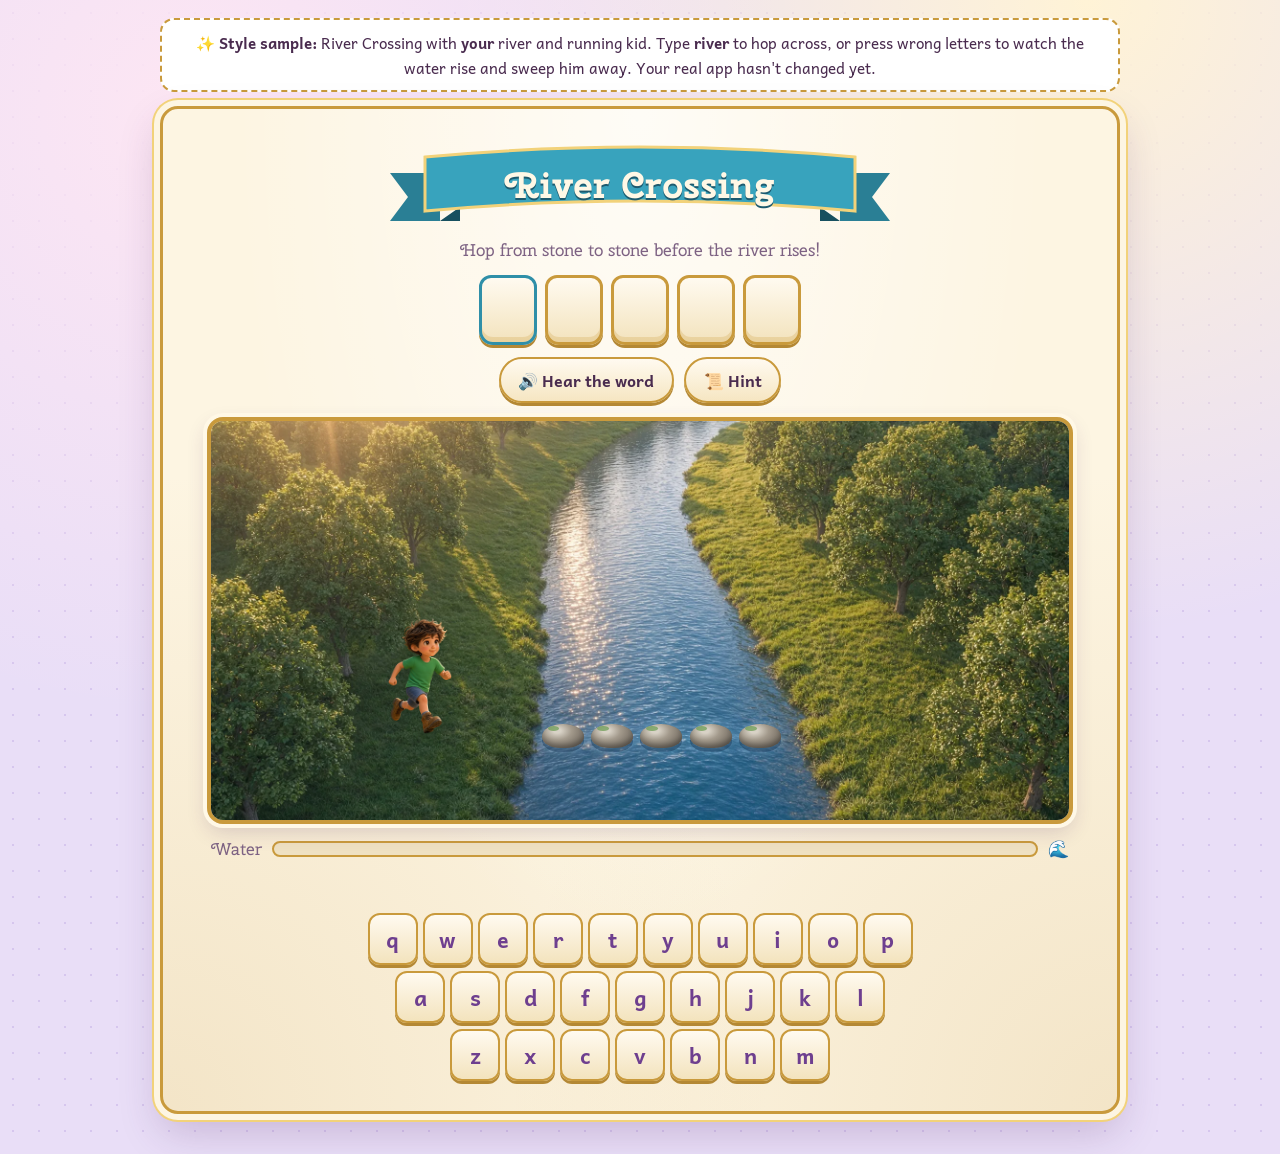
<file: samples/river-crossing-sample.html>
<!DOCTYPE html>
<!--
  SAMPLE ONLY — River Crossing using Kathryn's artwork:
  img/backgrounds/river.webp and img/characters/kid-run.webp.
  One stepping stone per letter. Correct letters hop the kid forward; wrong letters shake
  the stones and raise the water. Win: reach the far bank. Lose: the river sweeps the kid
  away, fade to black, "Try again!". Not linked from the app yet.
-->
<html lang="en">
<head>
<meta charset="UTF-8">
<meta name="viewport" content="width=device-width, initial-scale=1">
<title>River Crossing — Storybook Sample</title>
<link rel="preconnect" href="https://fonts.googleapis.com">
<link rel="preconnect" href="https://fonts.gstatic.com" crossorigin>
<link rel="stylesheet" href="https://fonts.googleapis.com/css2?family=Andika:wght@400;700&family=Cherry+Swash:wght@400;700&display=swap">
<style>
  :root {
    --ink: #4a2c4f; --ink-soft: #7d6283; --parchment: #fdf5e2; --parchment-dark: #f3e3bd;
    --gold: #c99a3c; --gold-light: #f2d27a; --rose: #d9579b; --plum: #6e3f8f; --good: #2f9a5e; --bad: #c8414e;
  }
  * { box-sizing: border-box; }
  body {
    margin: 0; min-height: 100vh; color: var(--ink);
    font-family: 'Andika', 'Trebuchet MS', system-ui, sans-serif; font-size: 17px;
    background-color: #e9def7;
    background-image: radial-gradient(circle at 15% 10%, #fde6f3 0, transparent 40%), radial-gradient(circle at 85% 0%, #fff3d6 0, transparent 40%), radial-gradient(#d6c6ee 1.3px, transparent 1.4px);
    background-size: auto, auto, 26px 26px;
    padding: 18px 16px 40px;
  }
  .note { max-width: 960px; margin: 0 auto 14px; padding: 10px 16px; border-radius: 14px; background: #fff; border: 2px dashed var(--gold); font-size: .95rem; text-align: center; }
  .page {
    position: relative; max-width: 960px; margin: 0 auto; padding: 34px clamp(16px, 4vw, 44px) 30px;
    background: radial-gradient(ellipse at 50% 0%, rgba(255,255,255,.7), transparent 60%), radial-gradient(ellipse at 0% 100%, rgba(214,180,120,.25), transparent 45%), radial-gradient(ellipse at 100% 100%, rgba(214,180,120,.25), transparent 45%), var(--parchment);
    border-radius: 18px; border: 3px solid var(--gold);
    box-shadow: 0 0 0 6px var(--parchment), 0 0 0 8px var(--gold-light), 0 18px 40px rgba(80, 40, 100, .22);
  }
  .banner { position: relative; text-align: center; margin: 0 auto 6px; max-width: 520px; }
  .banner svg { width: 100%; height: auto; display: block; }
  .banner h1 { position: absolute; inset: 0; display: flex; align-items: center; justify-content: center; margin: 0 0 8px; font-family: 'Cherry Swash', Georgia, serif; font-weight: 700; color: #fff8e6; font-size: clamp(1.4rem, 4.6vw, 2.3rem); text-shadow: 0 2px 0 #1d5a6e; }
  .subtitle { text-align: center; font-family: 'Cherry Swash', Georgia, serif; color: var(--ink-soft); margin: 0 0 14px; font-size: 1.05rem; }
  .slots { display: flex; justify-content: center; flex-wrap: wrap; gap: 8px; margin: 6px 0 12px; }
  .slot { width: clamp(38px, 8vw, 58px); height: clamp(48px, 10vw, 70px); display: flex; align-items: center; justify-content: center; font: 700 clamp(1.5rem, 5vw, 2.4rem) 'Andika', sans-serif; color: var(--plum); background: linear-gradient(#fffaf0, var(--parchment-dark)); border: 3px solid var(--gold); border-radius: 12px 12px 14px 14px; box-shadow: inset 0 -5px 0 rgba(201,154,60,.25), 0 3px 0 #b48834; }
  .slot.current { border-color: #2f8fa8; animation: glow 1.3s ease-in-out infinite; }
  .slot.done { color: var(--good); }
  .slot.missed { color: var(--bad); }
  .slot.oops { animation: shake .35s; background: #ffe4e4; }
  .tools { display: flex; justify-content: center; gap: 10px; flex-wrap: wrap; margin-bottom: 14px; }
  .btn { font: 700 1rem 'Andika', sans-serif; color: var(--ink); cursor: pointer; padding: .5em 1.1em; min-height: 46px; border-radius: 999px; background: linear-gradient(#fffaf0, #f6e6c2); border: 2px solid var(--gold); box-shadow: 0 3px 0 #b48834; }
  .btn:active { transform: translateY(2px); box-shadow: 0 1px 0 #b48834; }
  .btn.primary { background: linear-gradient(#ee7fb8, #c94b8c); color: #fff; border-color: #a63a73; box-shadow: 0 3px 0 #86295b; }

  /* ---------- Scene: Kathryn's river + stepping stones + the kid ---------- */
  .scene-frame {
    position: relative; overflow: hidden; border-radius: 16px; border: 4px solid var(--gold);
    box-shadow: 0 0 0 4px #fff8e6, 0 8px 20px rgba(80, 40, 100, .18);
    aspect-ratio: 1000 / 470; container-type: inline-size;
  }
  .backdrop { position: absolute; inset: 0; background: url('../img/backgrounds/river.webp') center 78% / cover no-repeat; }
  /* Stepping stones are drawn with CSS so there is always exactly one per letter. */
  .stone {
    position: absolute; bottom: 18%; width: var(--sw, 5.6cqw); aspect-ratio: 1.7; transform: translateX(-50%); z-index: 2;
    border-radius: 50% 50% 44% 44%;
    background: radial-gradient(ellipse at 36% 28%, #d8d2c6 0 10%, #a39a8c 38%, #6f675d 78%, #5a534a 100%);
    box-shadow: 0 .45cqw 0 rgba(20, 50, 80, .45), 0 .2cqw 1.2cqw rgba(160, 220, 255, .5), inset 0 -.45cqw .5cqw rgba(0,0,0,.22);
    transition: transform .3s, opacity .5s;
  }
  .stone::after { content: ''; position: absolute; left: 14%; top: 10%; width: 28%; height: 22%; border-radius: 50%; background: #6f9e57; opacity: .75; }
  .scene-frame.shake .stone { animation: wobble .4s; }
  /* Rising water: clear river water that climbs over the stones with each mistake.
     Soft edges on every side so it blends into the painted river. */
  .flood {
    position: absolute; left: 35%; right: 28%; bottom: 0; height: 0; z-index: 3; pointer-events: none;
    background: linear-gradient(to top, rgba(30, 95, 160, .85), rgba(70, 150, 210, .75) 70%, rgba(150, 210, 245, .55));
    -webkit-mask-image: linear-gradient(to right, transparent, #000 10%, #000 90%, transparent), linear-gradient(to bottom, transparent, #000 18%);
    -webkit-mask-composite: source-in;
    mask-image: linear-gradient(to right, transparent, #000 10%, #000 90%, transparent), linear-gradient(to bottom, transparent, #000 18%);
    mask-composite: intersect;
    transition: height .6s ease;
  }
  .kid {
    position: absolute; bottom: 21%; left: 0; width: 14cqw; z-index: 4; pointer-events: none;
    transition: left .45s ease, bottom .45s ease, transform .6s ease, opacity .6s, width .6s;
  }
  .kid img { display: block; width: 100%; height: auto; filter: drop-shadow(0 8px 6px rgba(20, 40, 30, .35)); }
  .kid .bounce { transform-origin: 50% 100%; }
  .kid.hop .bounce { animation: hop .45s ease-out; }
  .scene-frame.won .kid .bounce { animation: cheer .7s ease-in-out infinite; }
  .sparkles { position: absolute; inset: 0; pointer-events: none; z-index: 5; opacity: 0; transition: opacity .5s; }
  .scene-frame.won .sparkles { opacity: 1; }
  .sparkles span { position: absolute; font-size: 4cqw; animation: twinkle 1.6s ease-in-out infinite; }

  /* Losing: the water rises over the stones and the river sweeps the kid downstream */
  .scene-frame.swept .kid { transition: left 1.8s ease-in, bottom 1.8s ease-in, transform 1.8s ease-in, opacity 1.4s ease-in .5s; transform: rotate(200deg) scale(.7); opacity: .2; }
  .splash { position: absolute; z-index: 6; font-size: 7cqw; opacity: 0; transform: scale(.3); pointer-events: none; transition: opacity .3s, transform .5s cubic-bezier(.3,1.6,.6,1); }
  .scene-frame.swept .splash { opacity: 1; transform: scale(1); }

  .curtain { position: absolute; inset: 0; z-index: 10; display: flex; flex-direction: column; align-items: center; justify-content: center; gap: 1.2cqw; background: #000; color: #fff; text-align: center; opacity: 0; pointer-events: none; transition: opacity 1s ease; }
  .curtain.show { opacity: 1; pointer-events: auto; }
  .curtain h2 { margin: 0; font: 700 clamp(2.4rem, 9cqw, 5.5rem) 'Cherry Swash', Georgia, serif; color: var(--gold-light); text-shadow: 0 0 24px rgba(242, 210, 122, .45); }
  .curtain p { margin: 0; font-size: clamp(1rem, 2.4cqw, 1.4rem); color: #e6f6ff; }
  .curtain b { color: #fff; letter-spacing: .06em; }

  .meter-row { display: flex; align-items: center; gap: 10px; margin: 14px 4px 4px; font-family: 'Cherry Swash', serif; color: var(--ink-soft); }
  .meter { flex: 1; height: 16px; border-radius: 10px; background: #efe1c2; border: 2px solid var(--gold); overflow: hidden; }
  .meter i { display: block; height: 100%; width: 0; background: linear-gradient(90deg, #9fe0ff, #2f7fc4); transition: width .4s; }
  .msg { text-align: center; min-height: 2em; margin: 8px 0; font-size: 1.15rem; }
  .msg b { font-family: 'Cherry Swash', serif; font-weight: 700; color: var(--plum); }
  .kb { display: flex; flex-direction: column; gap: 6px; align-items: center; margin-top: 8px; user-select: none; }
  .kb-row { display: flex; gap: 5px; justify-content: center; width: 100%; }
  .key { flex: 0 1 50px; min-width: 0; height: 52px; cursor: pointer; font: 700 1.35rem 'Andika', sans-serif; color: var(--plum); background: linear-gradient(#fffaf0, var(--parchment-dark)); border: 2px solid var(--gold); border-radius: 12px; box-shadow: 0 3px 0 #b48834; }
  .key:active { transform: translateY(2px); box-shadow: none; }
  .key.good { background: #dff5e6; border-color: var(--good); }
  .key.bad { background: #ffe1e4; border-color: var(--bad); }

  @keyframes hop { 0% { transform: translateY(0) scale(1, 1); } 15% { transform: translateY(0) scale(1.05, .92); } 50% { transform: translateY(-38%) scale(.97, 1.04); } 100% { transform: translateY(0) scale(1, 1); } }
  @keyframes cheer { 0%, 100% { transform: translateY(0); } 50% { transform: translateY(-12%); } }
  @keyframes wobble { 25% { transform: translateX(-50%) rotate(-7deg); } 75% { transform: translateX(-50%) rotate(7deg); } }
  @keyframes ripple { from { background-position: 0 0; } to { background-position: 3cqw 0; } }
  @keyframes twinkle { 0%, 100% { transform: scale(.4); opacity: .2; } 50% { transform: scale(1.1); opacity: 1; } }
  @keyframes glow { 50% { box-shadow: 0 0 0 5px rgba(47, 143, 168, .25), 0 3px 0 #b48834; } }
  @keyframes shake { 20% { translate: -7px; } 40% { translate: 7px; } 60% { translate: -4px; } 80% { translate: 4px; } }
  @media (prefers-reduced-motion: reduce) { *, *::before, *::after { animation: none !important; } }
  @media (max-width: 600px) { .kb-row { gap: 3px; } .key { height: 46px; font-size: 1.1rem; border-radius: 9px; } }
</style>
</head>
<body>

<p class="note">✨ <b>Style sample:</b> River Crossing with <b>your</b> river and running kid. Type <b>river</b> to hop across,
  or press wrong letters to watch the water rise and sweep him away. Your real app hasn't changed yet.</p>

<main class="page">
  <div class="banner">
    <svg viewBox="0 0 520 90" aria-hidden="true">
      <path d="M10 30 L60 30 L60 78 L10 78 L28 54 Z" fill="#2a7f95"/>
      <path d="M510 30 L460 30 L460 78 L510 78 L492 54 Z" fill="#2a7f95"/>
      <path d="M60 78 L80 64 L80 78 Z M460 78 L440 64 L440 78 Z" fill="#17505f"/>
      <path d="M45 14 Q260 -6 475 14 L475 68 Q260 48 45 68 Z" fill="#38a3bd" stroke="#f2d27a" stroke-width="3"/>
    </svg>
    <h1>River Crossing</h1>
  </div>
  <p class="subtitle">Hop from stone to stone before the river rises!</p>

  <div class="slots" aria-live="polite"></div>
  <div class="tools">
    <button type="button" class="btn" data-do="hear">🔊 Hear the word</button>
    <button type="button" class="btn" data-do="hint">📜 Hint</button>
  </div>

  <div class="scene-frame" role="img" aria-label="A boy hops across stepping stones over a river">
    <div class="backdrop"></div>
    <div class="stones"></div>
    <div class="flood"></div>
    <div class="kid"><div class="bounce"><img src="../img/characters/kid-run.webp" alt=""></div></div>
    <div class="splash" aria-hidden="true">💦</div>
    <div class="sparkles" aria-hidden="true">
      <span style="left:80%;top:40%">✨</span><span style="left:90%;top:30%;animation-delay:.4s">✨</span>
      <span style="left:84%;top:18%;animation-delay:.8s">⭐</span><span style="left:94%;top:48%;animation-delay:1.1s">✨</span>
    </div>
    <div class="curtain" aria-live="assertive">
      <h2>Try again!</h2>
      <p>Splash! The river swept you away.</p>
      <p>The word was <b class="answer"></b></p>
      <button type="button" class="btn primary" data-do="retry">↺ Try this word again</button>
    </div>
  </div>

  <div class="meter-row"><span>Water</span><div class="meter"><i></i></div><span>🌊</span></div>
  <div class="msg" aria-live="polite"></div>
  <div class="kb"></div>
</main>

<script>
/* Tiny demo of the game so the look can be judged in motion. Positions are % of the scene width. */
const WORDS = [
  { word: 'river', hint: 'A long stream of water that flows across the land.' },
  { word: 'stones', hint: 'Small, hard pieces of rock.' },
  { word: 'jump', hint: 'To push off the ground into the air.' },
];
const BANK_LEFT = 24, FIRST_STONE = 41, LAST_STONE = 64, BANK_RIGHT = 80;   // centers, in % of scene width
const KID_W = 14;   // kid width in % of scene width
const FEET = 21;    // how high the kid's feet sit (bottom %) when standing on a stone
const $ = s => document.querySelector(s);
const frame = $('.scene-frame'), kid = $('.kid');
let idx = 0, st, timers = [], stoneX = [];

const kb = $('.kb');
kb.innerHTML = ['qwertyuiop', 'asdfghjkl', 'zxcvbnm'].map(r =>
  `<div class="kb-row">${[...r].map(k => `<button type="button" class="key" data-key="${k}">${k}</button>`).join('')}</div>`).join('');
kb.addEventListener('mousedown', e => e.preventDefault());
kb.addEventListener('click', e => { const b = e.target.closest('.key'); if (b) press(b.dataset.key); });
document.addEventListener('keydown', e => {
  if (e.key === 'Enter' && st.mode === 'won') return start(idx + 1);
  if (e.key === 'Enter' && st.mode === 'lost') return start(idx);
  if (/^[a-z]$/i.test(e.key)) press(e.key.toLowerCase());
});

function speak(t) {
  if (!('speechSynthesis' in window)) return;
  speechSynthesis.cancel();
  const u = new SpeechSynthesisUtterance(t); u.rate = .85; speechSynthesis.speak(u);
}
const later = (fn, ms) => timers.push(setTimeout(fn, ms));
/* Stand the kid with his feet centered on x (% of scene width). */
const stand = (x, bottom = FEET) => { kid.style.left = (x - KID_W / 2) + '%'; kid.style.bottom = bottom + '%'; };

function start(i) {
  timers.forEach(clearTimeout); timers = [];
  idx = i % WORDS.length;
  st = { w: WORDS[idx], pos: 0, danger: 0, max: 5, mode: 'play' };
  frame.className = 'scene-frame';
  kid.style.opacity = ''; kid.style.width = '';
  $('.curtain').classList.remove('show');
  $('.msg').innerHTML = '';
  // One stepping stone per letter, spread evenly across the river.
  const n = st.w.word.length;
  stoneX = Array.from({ length: n }, (_, k) => n === 1 ? (FIRST_STONE + LAST_STONE) / 2 : FIRST_STONE + (k * (LAST_STONE - FIRST_STONE)) / (n - 1));
  // Stones shrink a little for long words so they never overlap.
  const sw = Math.min(5.6, ((LAST_STONE - FIRST_STONE) / Math.max(n - 1, 1)) * 0.85);
  $('.stones').innerHTML = stoneX.map(x => `<div class="stone" style="left:${x}%;--sw:${sw}cqw"></div>`).join('');
  draw();
  later(() => speak(st.w.word), 300);
}

function draw(reveal) {
  const w = st.w.word;
  $('.slots').innerHTML = [...w].map((c, i) => {
    const cls = i < st.pos ? 'done' : reveal ? 'missed' : i === st.pos ? 'current' : '';
    return `<span class="slot ${cls}">${i < st.pos || reveal ? c : ''}</span>`;
  }).join('');
  const frac = Math.min(st.danger / st.max, 1);
  $('.meter i').style.width = frac * 100 + '%';
  // The water climbs toward (and finally over) the stones.
  $('.flood').style.height = (frac ? 10 + 9 * frac : 0) + '%';
  if (st.mode !== 'play') return;
  stand(st.pos === 0 ? BANK_LEFT : stoneX[st.pos - 1]);
}

function hop() { kid.classList.remove('hop'); void kid.offsetWidth; kid.classList.add('hop'); }

function press(k) {
  if (!st || st.mode !== 'play') return;
  const key = kb.querySelector(`[data-key="${k}"]`);
  if (k === st.w.word[st.pos]) {
    st.pos++;
    flash(key, 'good');
    hop();
    if (st.pos === st.w.word.length) { draw(); return later(win, 450); }
  } else {
    st.danger++;
    flash(key, 'bad');
    const cur = $('.slot.current'); if (cur) cur.classList.add('oops');
    frame.classList.remove('shake'); void frame.offsetWidth; frame.classList.add('shake');
    if (st.danger >= st.max) return lose();
  }
  draw();
}

function win() {
  st.mode = 'won';
  draw();
  hop();
  stand(BANK_RIGHT);              // one last hop onto the far bank
  frame.classList.add('won');
  $('.msg').innerHTML = '<b>Hooray! You hopped all the way across!</b><br><button class="btn primary" onclick="start(idx + 1)">Next word ➜</button>';
}

function lose() {
  st.mode = 'lost';
  draw(true);
  const x = st.pos === 0 ? BANK_LEFT + 14 : stoneX[st.pos - 1];
  // 1) The water rises over the stones, splash!
  $('.flood').style.height = '30%';
  $('.splash').style.left = (x - 4) + '%';
  $('.splash').style.bottom = '22%';
  // 2) The river sweeps the kid away downstream...
  later(() => { frame.classList.add('swept'); kid.style.left = (x + 2) + '%'; kid.style.bottom = '-30%'; }, 500);
  // 3) Fade to black: "Try again!"
  later(() => { $('.answer').textContent = st.w.word; $('.curtain').classList.add('show'); }, 2400);
}

function flash(el, cls) { if (!el) return; el.classList.add(cls); setTimeout(() => el.classList.remove(cls), 400); }

document.addEventListener('click', e => {
  const b = e.target.closest('[data-do]'); if (!b) return;
  if (b.dataset.do === 'hear') speak(st.w.word);
  if (b.dataset.do === 'hint') { $('.msg').innerHTML = `📜 ${st.w.hint}`; speak(st.w.hint); }
  if (b.dataset.do === 'retry') start(idx);
});

start(0);
</script>
</body>
</html>
</file>
